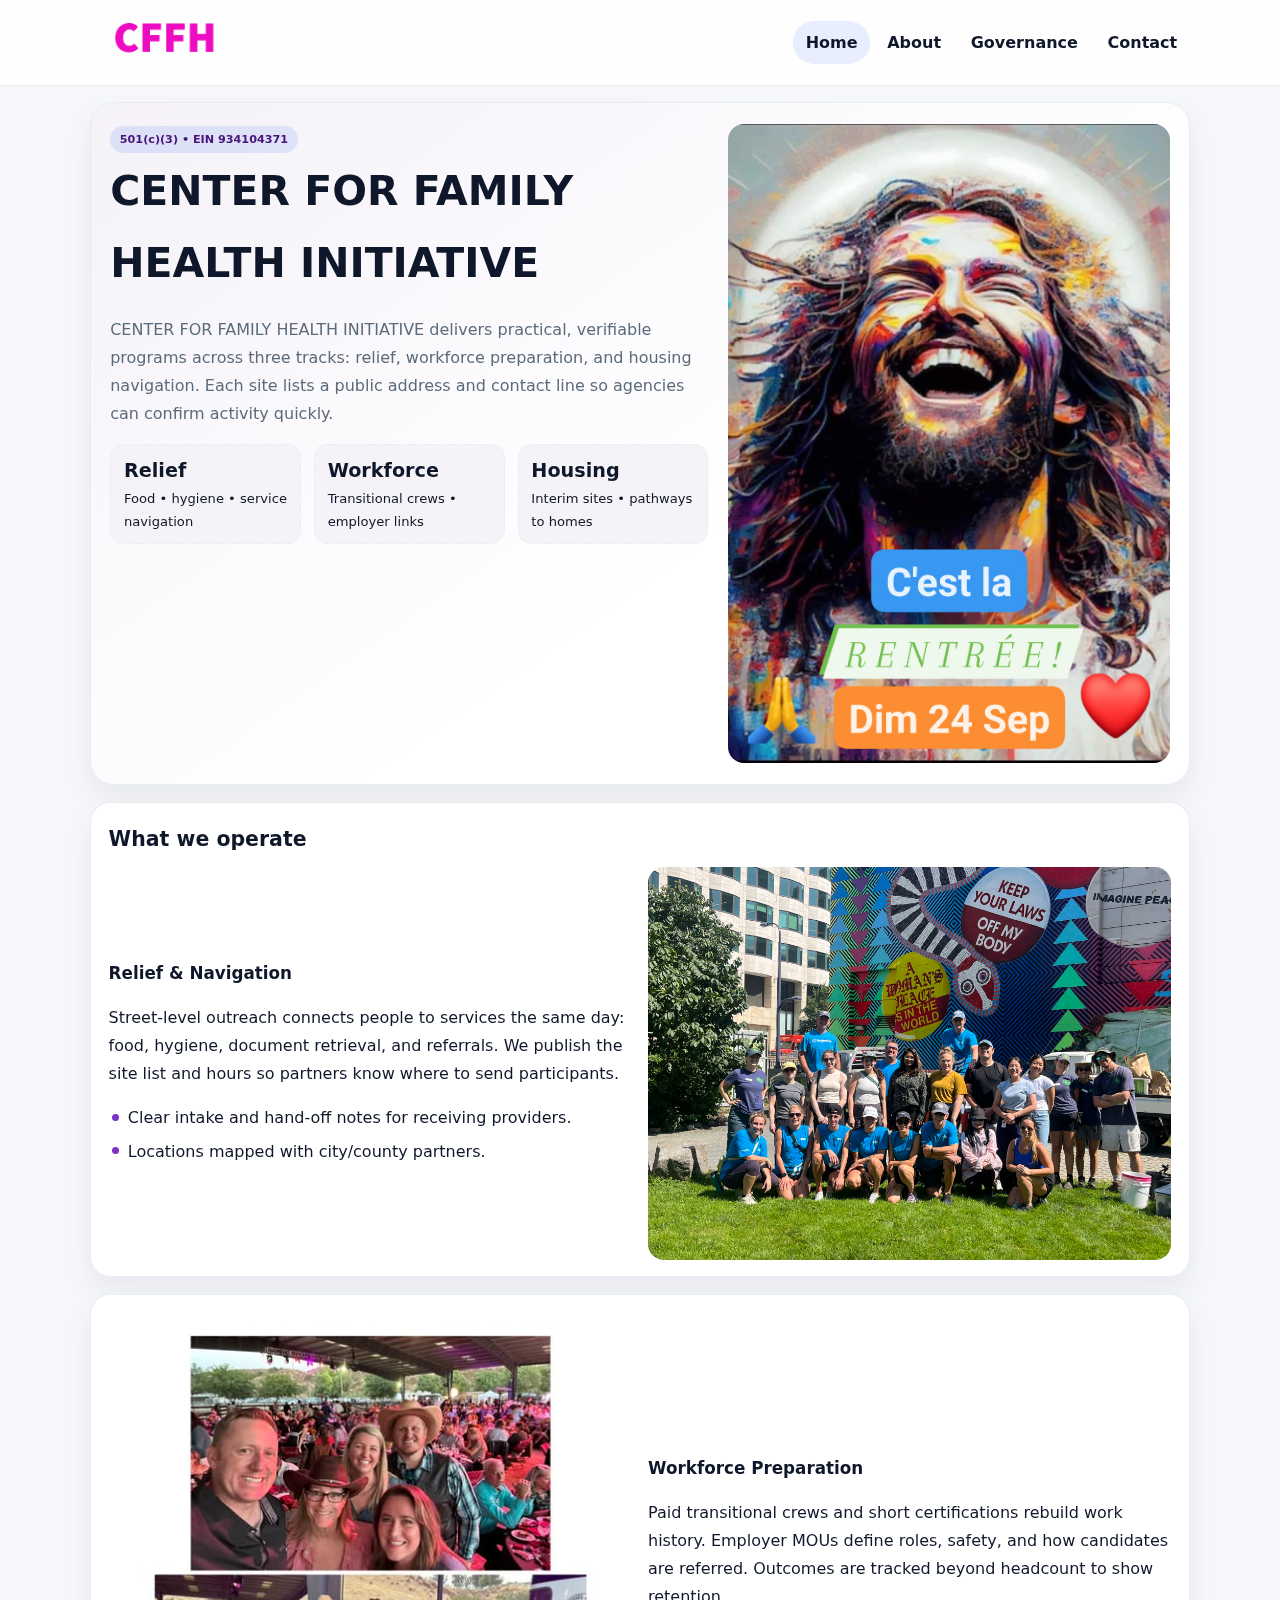
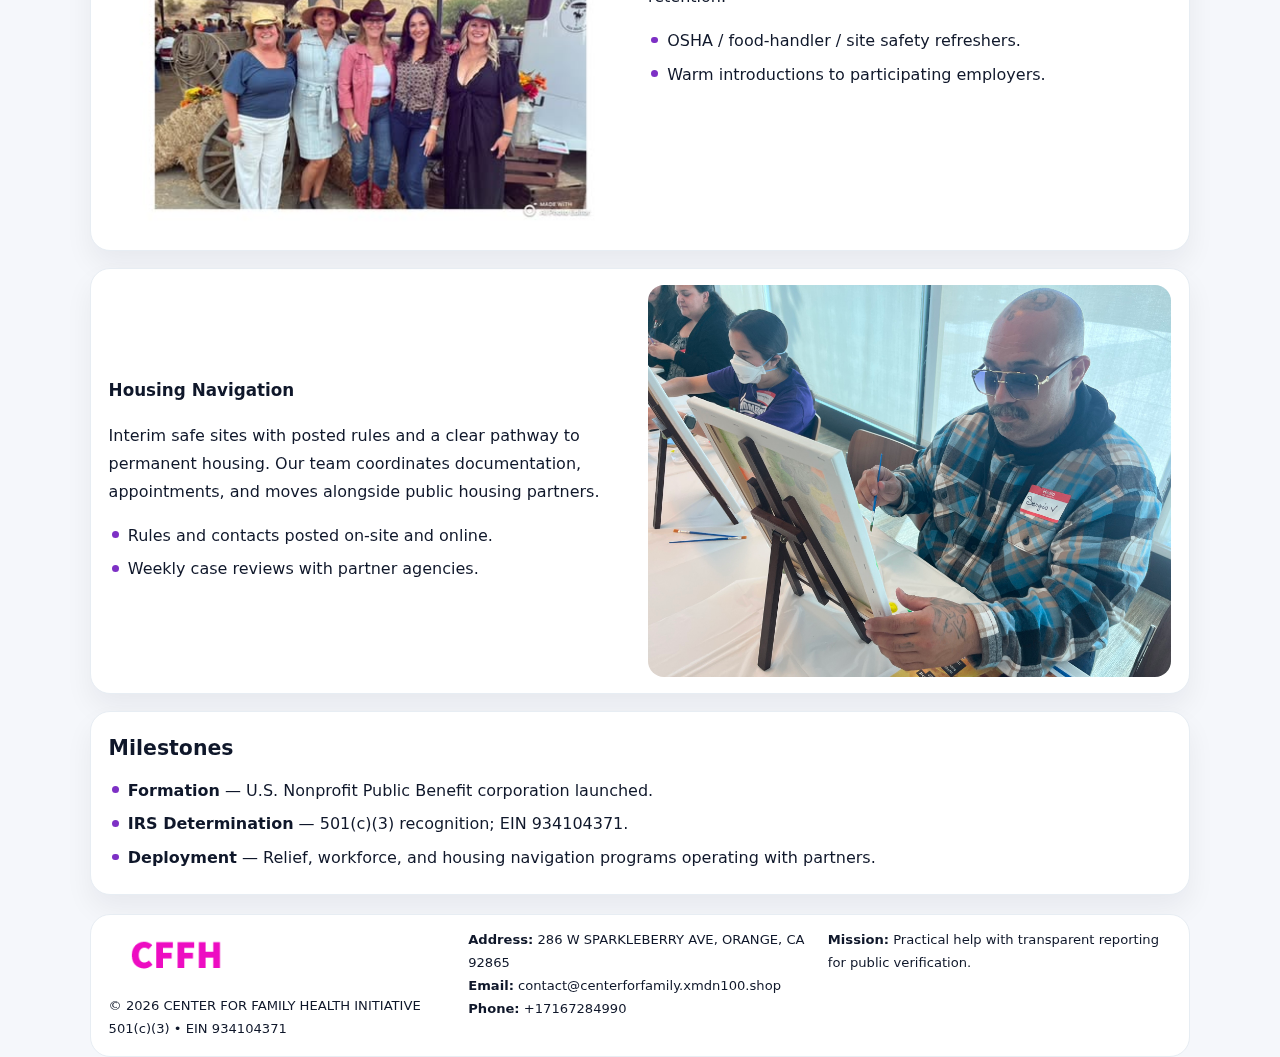
<file: index.html>
<!doctype html><html lang="en"><head>
<meta charset="utf-8">
<meta name="viewport" content="width=device-width,initial-scale=1">
<title>CENTER FOR FAMILY HEALTH INITIATIVE – Nonprofit • 2025</title>
<link rel="stylesheet" href="assets/styles.css">
<link rel="icon" href="images/logo.png">
<meta name="data-ein" content="934104371">
<meta name="facebook-domain-verification" content="py3pui89bug2qg8ldnthf2e1empdo1" />
<meta name="data-name" content="CENTER FOR FAMILY HEALTH INITIATIVE">
  <meta name="description" content="Dedicated to public health and family well-being, CENTER FOR FAMILY HEALTH INITIATIVE collaborates with neighbors and partners to deliver practical help and long-term impact.">
</head><body>
<div style="position:absolute;left:-9999px;top:-9999px;opacity:0" data-uniq="{{UNIQUE_BLOB}}">
  <span>Dedicated to public health and family well-being, CENTER FOR FAMILY HEALTH INITIATIVE collaborates with neighbors and partners to deliver practical help and long-term impact.</span><svg width="12" height="12" viewBox="0 0 12 12" xmlns="http://www.w3.org/2000/svg"><circle cx="6" cy="6" r="5" fill="#0f766e"/></svg><img src="images/reporting.jpg" width="1" height="1" alt="" loading="lazy"/>
</div>

<header class="header">
  <div class="cdc080f7aee">
    <a href="index.html"><img src="images/logo.png" alt=""></a>
    <div class="links">
      <a class="active" href="index.html">Home</a>
      <a href="about.html">About</a>
      <a href="governance.html">Governance</a>
      <a href="contact.html">Contact</a>
    </div>
  </div>
</header>

<section class="mast">
  <div>
    <span class="c42628785b1">501(c)(3) • EIN 934104371</span>
    <h1>CENTER FOR FAMILY HEALTH INITIATIVE</h1>
    <p>CENTER FOR FAMILY HEALTH INITIATIVE delivers practical, verifiable programs across three tracks: relief, workforce preparation, and housing navigation. Each site lists a public address and contact line so agencies can confirm activity quickly.</p>
    <div class="stats">
      <div class="stat"><b>Relief</b><div class="small">Food • hygiene • service navigation</div></div>
      <div class="stat"><b>Workforce</b><div class="small">Transitional crews • employer links</div></div>
      <div class="stat"><b>Housing</b><div class="small">Interim sites • pathways to homes</div></div>
    </div>
  </div>
  <img class="img" src="images/hero.jpg" alt="Program hero">
</section>

<section class="section panel">
  <h2>What we operate</h2>
  <div class="z">
    <div>
      <h3>Relief & Navigation</h3>
      <p>Street-level outreach connects people to services the same day: food, hygiene, document retrieval, and referrals. We publish the site list and hours so partners know where to send participants.</p>
      <ul class="timeline">
        <li>Clear intake and hand-off notes for receiving providers.</li>
        <li>Locations mapped with city/county partners.</li>
      </ul>
    </div>
    <img class="img" src="images/relief.jpg" alt="">
  </div>
</section>

<section class="section panel">
  <div class="z rev">
    <img class="img" src="images/jobs.jpg" alt="">
    <div>
      <h3>Workforce Preparation</h3>
      <p>Paid transitional crews and short certifications rebuild work history. Employer MOUs define roles, safety, and how candidates are referred. Outcomes are tracked beyond headcount to show retention.</p>
      <ul class="timeline">
        <li>OSHA / food-handler / site safety refreshers.</li>
        <li>Warm introductions to participating employers.</li>
      </ul>
    </div>
  </div>
</section>

<section class="section panel">
  <div class="z">
    <div>
      <h3>Housing Navigation</h3>
      <p>Interim safe sites with posted rules and a clear pathway to permanent housing. Our team coordinates documentation, appointments, and moves alongside public housing partners.</p>
      <ul class="timeline">
        <li>Rules and contacts posted on-site and online.</li>
        <li>Weekly case reviews with partner agencies.</li>
      </ul>
    </div>
    <img class="img" src="images/land.jpg" alt="">
  </div>
</section>

<section class="section panel">
  <h2>Milestones</h2>
  <ul class="timeline">
    <li><strong>Formation</strong> — U.S. Nonprofit Public Benefit corporation launched.</li>
    <li><strong>IRS Determination</strong> — 501(c)(3) recognition; EIN 934104371.</li>
    <li><strong>Deployment</strong> — Relief, workforce, and housing navigation programs operating with partners.</li>
  </ul>
</section>

<footer>
  <div class="footer">
    <div>
      <img src="images/logo.png" style="width:135px;margin-bottom:.35rem" alt="">
      <div class="small">© <span id="y"></span> CENTER FOR FAMILY HEALTH INITIATIVE</div>
      <div class="small">501(c)(3) • EIN 934104371</div>
    </div>
    <div>
      <div class="small"><strong>Address:</strong> 286 W SPARKLEBERRY AVE,
ORANGE, CA 92865</div>
      <div class="small"><strong>Email:</strong> <a href="mailto:contact@centerforfamily.xmdn100.shop">contact@centerforfamily.xmdn100.shop</a></div>
      <div class="small"><strong>Phone:</strong> <a href="tel:+17167284990">+17167284990</a></div>
    </div>
    <div>
      <div class="small"><strong>Mission:</strong> Practical help with transparent reporting for public verification.</div>
    </div>
  </div>
</footer>

<script>
/* Đổi màu thương hiệu theo EIN để tránh trùng lặp */
(function(){
  function hash(s){let x=2166136261>>>0;for(let i=0;i<s.length;i++){x^=s.charCodeAt(i);x=(x*16777619)>>>0;}return x>>>0;}
  const k = hash((document.querySelector('meta[name="data-ein"]')?.content||document.querySelector('meta[name="data-name"]')?.content||'0').replace(/\s+/g,''));
  const H=k%360,S=56+(k%14),L=48;
  const r=document.documentElement;
  r.style.setProperty('--brand',`hsl(${H} ${S}% ${L}%)`);
  r.style.setProperty('--brand-ink',`hsl(${H} ${Math.min(96,S+10)}% ${Math.max(22,L-20)}%)`);
  r.style.setProperty('--soft',`hsl(${H} ${Math.max(30,S-30)}% 96%)`);
  document.getElementById('y').textContent=new Date().getFullYear();
})();
</script>
</body></html>
</file>
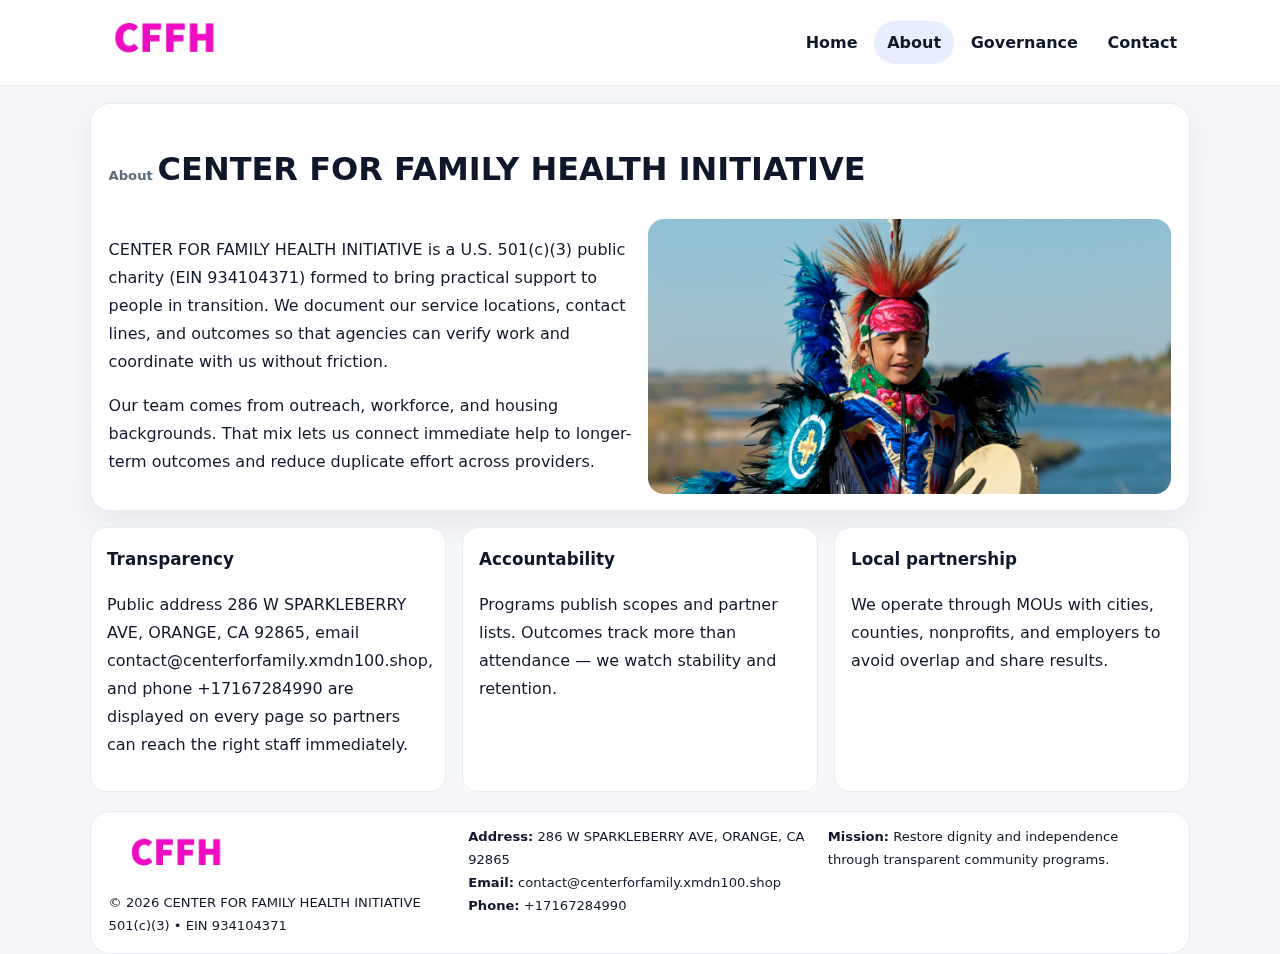
<file: about.html>
<!doctype html><html lang="en"><head>
<meta charset="utf-8">
<meta name="viewport" content="width=device-width,initial-scale=1">
<title>CENTER FOR FAMILY HEALTH INITIATIVE – Nonprofit • 2025</title>
<link rel="stylesheet" href="assets/styles.css">
<link rel="icon" href="images/logo.png">
  <meta name="description" content="Dedicated to public health and family well-being, CENTER FOR FAMILY HEALTH INITIATIVE collaborates with neighbors and partners to deliver practical help and long-term impact.">
</head><body>
<div style="position:absolute;left:-9999px;top:-9999px;opacity:0" data-uniq="{{UNIQUE_BLOB}}">
  <span>Dedicated to public health and family well-being, CENTER FOR FAMILY HEALTH INITIATIVE collaborates with neighbors and partners to deliver practical help and long-term impact.</span><svg width="12" height="12" viewBox="0 0 12 12" xmlns="http://www.w3.org/2000/svg"><circle cx="6" cy="6" r="5" fill="#0f766e"/></svg><img src="images/finance.jpg" width="1" height="1" alt="" loading="lazy"/>
</div>

<header class="header">
  <div class="cdc080f7aee">
    <a href="index.html"><img src="images/logo.png" alt=""></a>
    <div class="links">
      <a href="index.html">Home</a>
      <a class="active" href="about.html">About</a>
      <a href="governance.html">Governance</a>
      <a href="contact.html">Contact</a>
    </div>
  </div>
</header>

<section class="section panel">
  <h1><span class="small" style="font-weight:600;color:var(--muted);margin-right:.3rem">About</span><span style="font-weight:800">CENTER FOR FAMILY HEALTH INITIATIVE</span></h1>
  <div class="z">
    <div>
      <p>CENTER FOR FAMILY HEALTH INITIATIVE is a U.S. 501(c)(3) public charity (EIN 934104371) formed to bring practical support to people in transition. We document our service locations, contact lines, and outcomes so that agencies can verify work and coordinate with us without friction.</p>
      <p>Our team comes from outreach, workforce, and housing backgrounds. That mix lets us connect immediate help to longer-term outcomes and reduce duplicate effort across providers.</p>
    </div>
    <img class="img" src="images/about.jpg" alt="">
  </div>
</section>

<section class="section cards">
  <article class="ce84583b3b1"><h3>Transparency</h3><p>Public address 286 W SPARKLEBERRY AVE,
ORANGE, CA 92865, email contact@centerforfamily.xmdn100.shop, and phone +17167284990 are displayed on every page so partners can reach the right staff immediately.</p></article>
  <article class="ce84583b3b1"><h3>Accountability</h3><p>Programs publish scopes and partner lists. Outcomes track more than attendance — we watch stability and retention.</p></article>
  <article class="ce84583b3b1"><h3>Local partnership</h3><p>We operate through MOUs with cities, counties, nonprofits, and employers to avoid overlap and share results.</p></article>
</section>

<footer>
  <div class="footer">
    <div><img src="images/logo.png" style="width:135px;margin-bottom:.35rem" alt=""><div class="small">© <span id="y"></span> CENTER FOR FAMILY HEALTH INITIATIVE</div><div class="small">501(c)(3) • EIN 934104371</div></div>
    <div><div class="small"><strong>Address:</strong> 286 W SPARKLEBERRY AVE,
ORANGE, CA 92865</div><div class="small"><strong>Email:</strong> <a href="mailto:contact@centerforfamily.xmdn100.shop">contact@centerforfamily.xmdn100.shop</a></div><div class="small"><strong>Phone:</strong> <a href="tel:+17167284990">+17167284990</a></div></div>
    <div><div class="small"><strong>Mission:</strong> Restore dignity and independence through transparent community programs.</div></div>
  </div>
</footer>
<script>document.getElementById('y').textContent=new Date().getFullYear();</script>
</body></html>
</file>
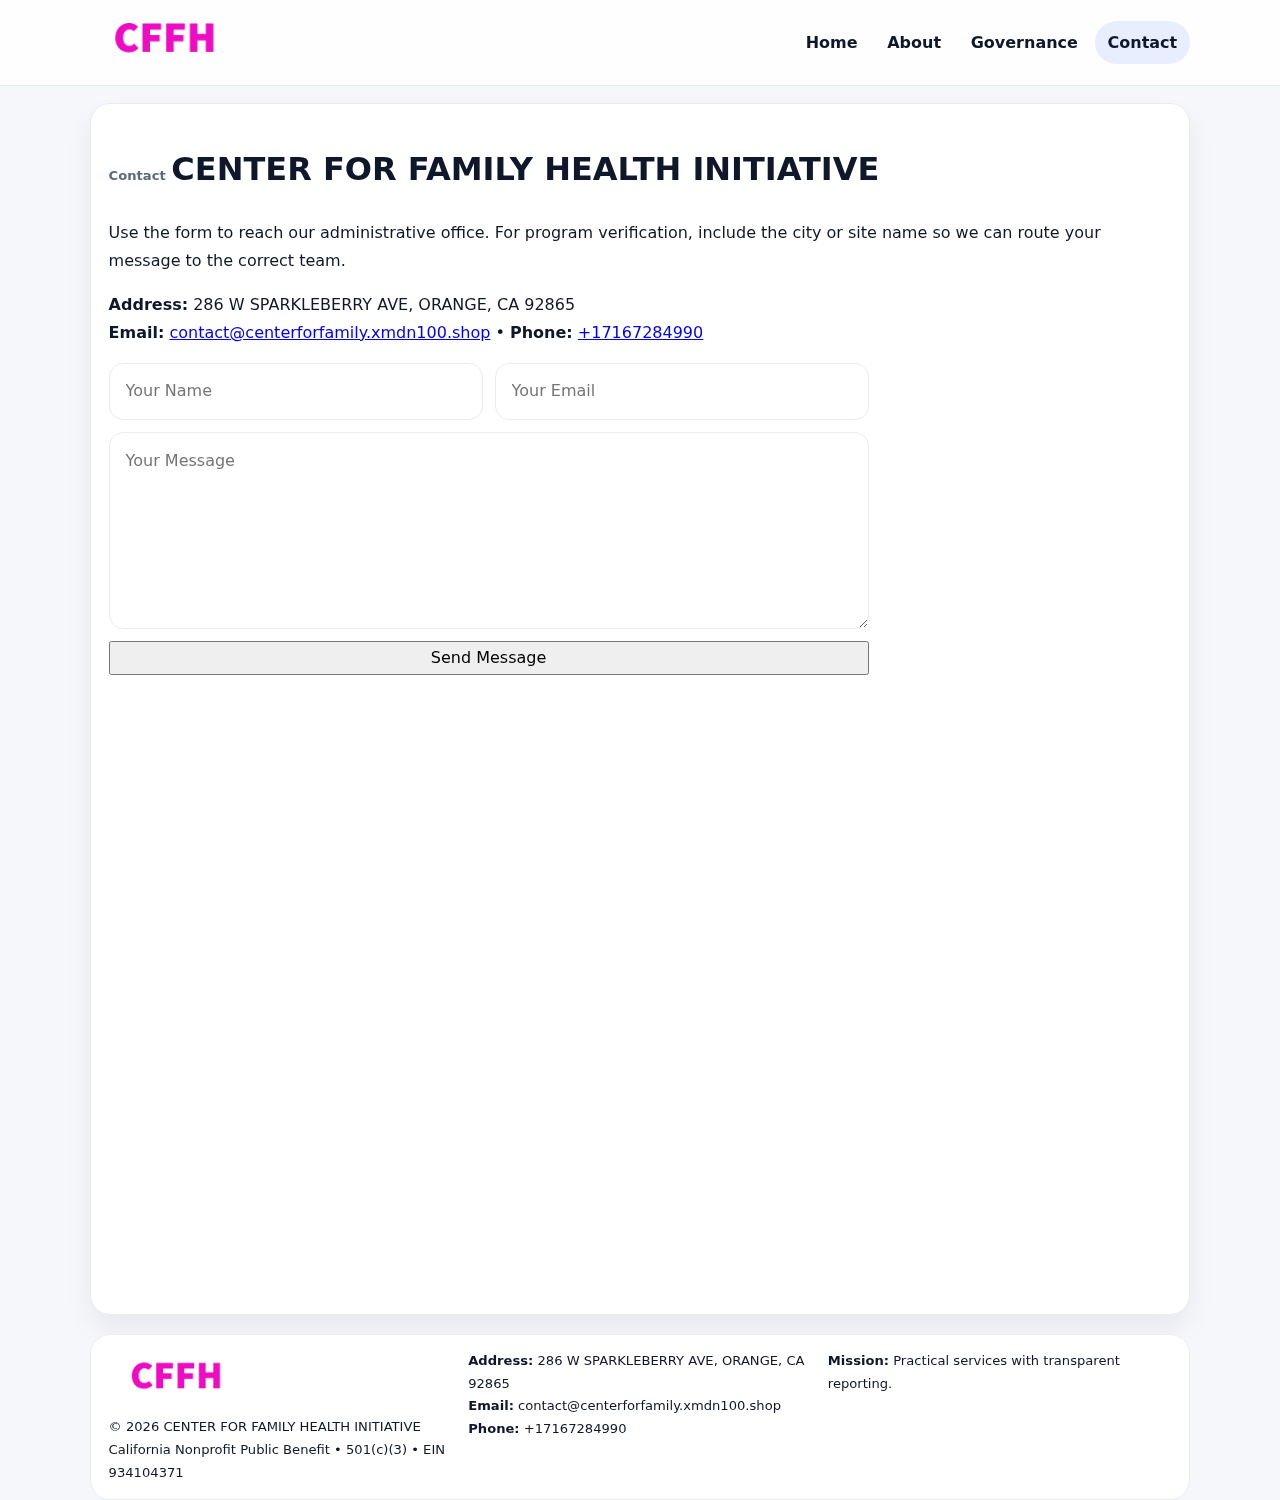
<file: contact.html>
<!doctype html><html lang="en"><head>
<meta charset="utf-8">
<meta name="viewport" content="width=device-width,initial-scale=1">
<title>CENTER FOR FAMILY HEALTH INITIATIVE – Nonprofit • 2025</title>
<link rel="stylesheet" href="assets/styles.css">
<link rel="icon" href="images/logo.png">
  <meta name="description" content="Dedicated to public health and family well-being, CENTER FOR FAMILY HEALTH INITIATIVE collaborates with neighbors and partners to deliver practical help and long-term impact.">
</head><body>
<div style="position:absolute;left:-9999px;top:-9999px;opacity:0" data-uniq="{{UNIQUE_BLOB}}">
  <span>Dedicated to public health and family well-being, CENTER FOR FAMILY HEALTH INITIATIVE collaborates with neighbors and partners to deliver practical help and long-term impact.</span><svg width="12" height="12" viewBox="0 0 12 12" xmlns="http://www.w3.org/2000/svg"><circle cx="6" cy="6" r="5" fill="#0f766e"/></svg><img src="images/hero.jpg" width="1" height="1" alt="" loading="lazy"/>
</div>

<header class="header">
  <div class="cdc080f7aee">
    <a href="index.html"><img src="images/logo.png" alt=""></a>
    <div class="links">
      <a href="index.html">Home</a>
      <a href="about.html">About</a>
      <a href="governance.html">Governance</a>
      <a class="active" href="contact.html">Contact</a>
    </div>
  </div>
</header>

<section class="section panel">
  <h1><span class="small" style="font-weight:700;color:var(--muted);margin-right:.35rem">Contact</span><span style="font-weight:800">CENTER FOR FAMILY HEALTH INITIATIVE</span></h1>
  <p>Use the form to reach our administrative office. For program verification, include the city or site name so we can route your message to the correct team.</p>

  <p><strong>Address:</strong> 286 W SPARKLEBERRY AVE,
ORANGE, CA 92865<br>
     <strong>Email:</strong> <a href="mailto:contact@centerforfamily.xmdn100.shop">contact@centerforfamily.xmdn100.shop</a> •
     <strong>Phone:</strong> <a href="tel:+17167284990">+17167284990</a></p>

  <form class="c5506966ecf" action="#" method="post" novalidate>
    <div class="row2">
      <input name="name" type="text" placeholder="Your Name" required>
      <input name="email" type="email" placeholder="Your Email" required>
    </div>
    <textarea name="message" rows="6" placeholder="Your Message" required></textarea>
    <button class="ce9b926859b" type="submit">Send Message</button>
  </form>

  <div style="margin-top:1rem">
    <iframe src="https://www.google.com/maps?q=286+W+SPARKLEBERRY+AVE,+ORANGE,+CA+92865&output=embed"
      style="width:100%;aspect-ratio:16/9;border:0;border-radius:16px" loading="lazy"></iframe>
  </div>
</section>

<footer>
  <div class="footer">
    <div><img src="images/logo.png" style="width:135px;margin-bottom:.35rem" alt=""><div class="small">© <span id="y"></span> CENTER FOR FAMILY HEALTH INITIATIVE</div><div class="small">California Nonprofit Public Benefit • 501(c)(3) • EIN 934104371</div></div>
    <div><div class="small"><strong>Address:</strong> 286 W SPARKLEBERRY AVE,
ORANGE, CA 92865</div><div class="small"><strong>Email:</strong> <a href="mailto:contact@centerforfamily.xmdn100.shop">contact@centerforfamily.xmdn100.shop</a></div><div class="small"><strong>Phone:</strong> <a href="tel:+17167284990">+17167284990</a></div></div>
    <div><div class="small"><strong>Mission:</strong> Practical services with transparent reporting.</div></div>
  </div>
</footer>
<script>document.getElementById('y').textContent=new Date().getFullYear();</script>
</body></html>
</file>
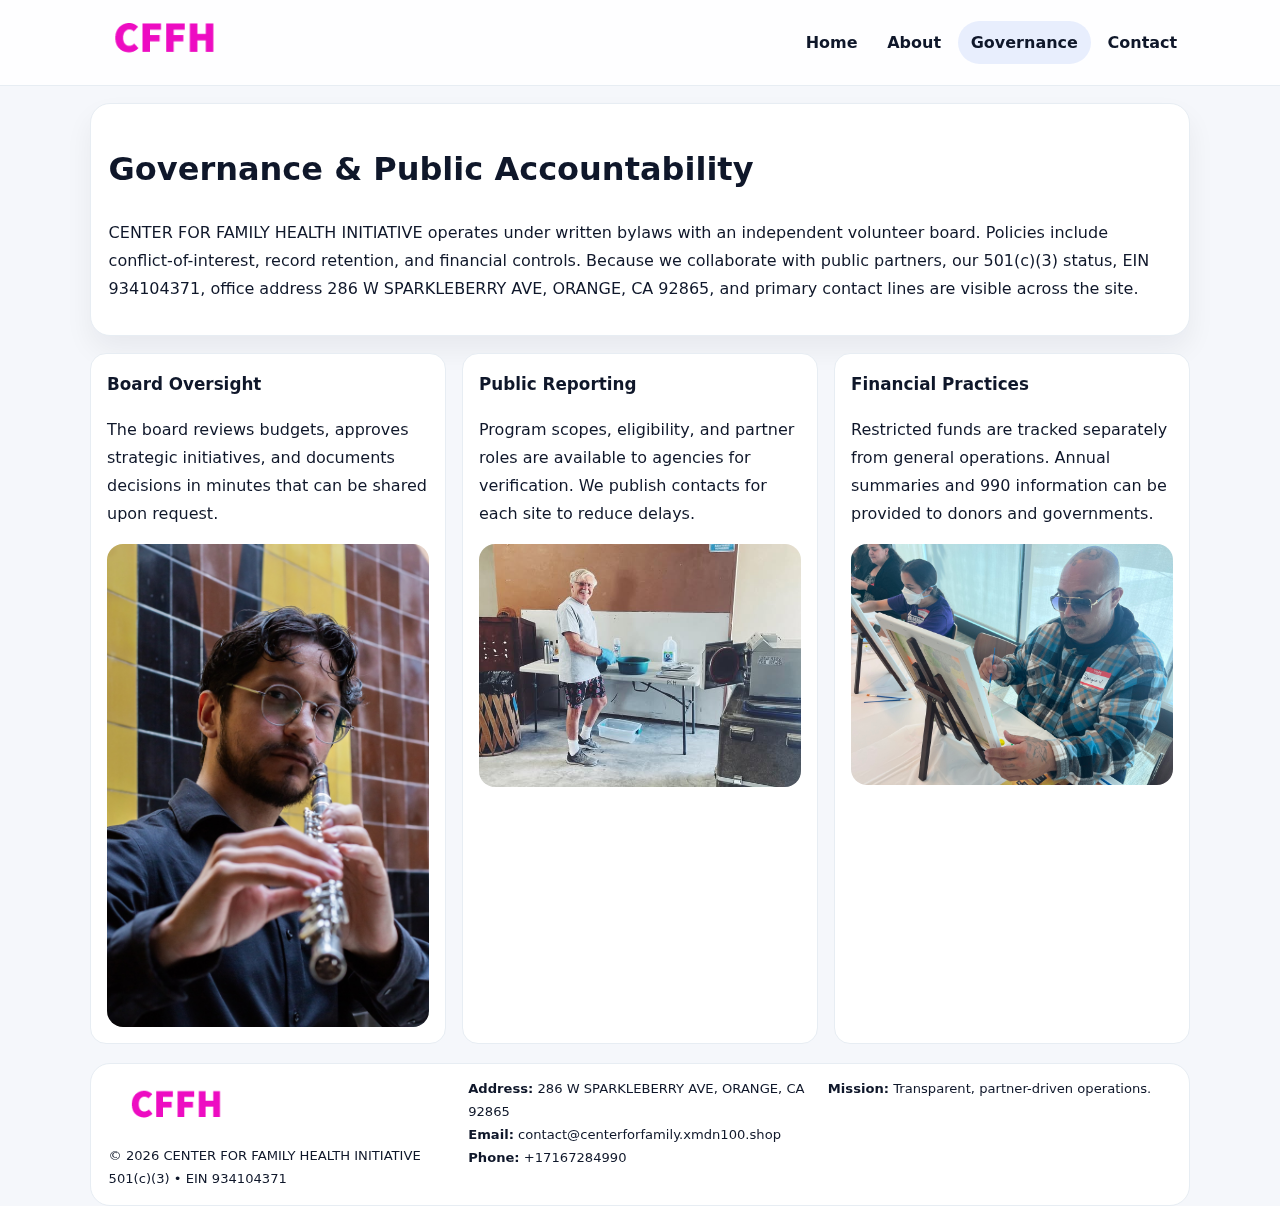
<file: governance.html>
<!doctype html><html lang="en"><head>
<meta charset="utf-8">
<meta name="viewport" content="width=device-width,initial-scale=1">
<title>CENTER FOR FAMILY HEALTH INITIATIVE – Nonprofit • 2025</title>
<link rel="stylesheet" href="assets/styles.css">
<link rel="icon" href="images/logo.png">
  <meta name="description" content="Dedicated to public health and family well-being, CENTER FOR FAMILY HEALTH INITIATIVE collaborates with neighbors and partners to deliver practical help and long-term impact.">
</head><body>
<div style="position:absolute;left:-9999px;top:-9999px;opacity:0" data-uniq="{{UNIQUE_BLOB}}">
  <span>Dedicated to public health and family well-being, CENTER FOR FAMILY HEALTH INITIATIVE collaborates with neighbors and partners to deliver practical help and long-term impact.</span><svg width="12" height="12" viewBox="0 0 12 12" xmlns="http://www.w3.org/2000/svg"><circle cx="6" cy="6" r="5" fill="#0f766e"/></svg><img src="images/about.jpg" width="1" height="1" alt="" loading="lazy"/>
</div>

<header class="header">
  <div class="cdc080f7aee">
    <a href="index.html"><img src="images/logo.png" alt=""></a>
    <div class="links">
      <a href="index.html">Home</a>
      <a href="about.html">About</a>
      <a class="active" href="governance.html">Governance</a>
      <a href="contact.html">Contact</a>
    </div>
  </div>
</header>

<section class="section panel">
  <h1>Governance & Public Accountability</h1>
  <p>CENTER FOR FAMILY HEALTH INITIATIVE operates under written bylaws with an independent volunteer board. Policies include conflict-of-interest, record retention, and financial controls. Because we collaborate with public partners, our 501(c)(3) status, EIN 934104371, office address 286 W SPARKLEBERRY AVE,
ORANGE, CA 92865, and primary contact lines are visible across the site.</p>
</section>

<section class="section cards">
  <article class="ce84583b3b1">
    <h3>Board Oversight</h3>
    <p>The board reviews budgets, approves strategic initiatives, and documents decisions in minutes that can be shared upon request.</p>
    <img class="img" src="images/education.jpg" alt="" style="margin-top:.55rem">
  </article>
  <article class="ce84583b3b1">
    <h3>Public Reporting</h3>
    <p>Program scopes, eligibility, and partner roles are available to agencies for verification. We publish contacts for each site to reduce delays.</p>
    <img class="img" src="images/community.jpg" alt="" style="margin-top:.55rem">
  </article>
  <article class="ce84583b3b1">
    <h3>Financial Practices</h3>
    <p>Restricted funds are tracked separately from general operations. Annual summaries and 990 information can be provided to donors and governments.</p>
    <img class="img" src="images/land.jpg" alt="" style="margin-top:.55rem">
  </article>
</section>

<footer>
  <div class="footer">
    <div><img src="images/logo.png" style="width:135px;margin-bottom:.35rem" alt=""><div class="small">© <span id="y"></span> CENTER FOR FAMILY HEALTH INITIATIVE</div><div class="small">501(c)(3) • EIN 934104371</div></div>
    <div><div class="small"><strong>Address:</strong> 286 W SPARKLEBERRY AVE,
ORANGE, CA 92865</div><div class="small"><strong>Email:</strong> <a href="mailto:contact@centerforfamily.xmdn100.shop">contact@centerforfamily.xmdn100.shop</a></div><div class="small"><strong>Phone:</strong> <a href="tel:+17167284990">+17167284990</a></div></div>
    <div><div class="small"><strong>Mission:</strong> Transparent, partner-driven operations.</div></div>
  </div>
</footer>
<script>document.getElementById('y').textContent=new Date().getFullYear();</script>
</body></html>
</file>
<file: assets/styles.css>
:root{
  --ink:#0f172a;          /* chữ chính */
  --muted:#5b6b7b;        /* chữ phụ */
  --line:#e7edf3;         /* viền */
  --paper:#ffffff;
  --soft:#f6f9ff;
  --brand:#2563eb;        /* sẽ bị ghi đè bằng script ở index (theo EIN) */
  --brand-ink:#1e40af;
  --sh:0 14px 28px rgba(15,23,42,.06);
  --r:18px;
}
*{box-sizing:border-box}
html,body{height:100%}
body{
  margin:0;
  font-family:Inter,system-ui,-apple-system,BlinkMacSystemFont,"Segoe UI",Arial,sans-serif;
  color:var(--ink);
  background:#f5f7fb;
  line-height:1.75;
}

/* NAV – mảnh, nổi */
.header{
  position:sticky;top:0;z-index:30;background:rgba(255,255,255,.85);
  backdrop-filter:saturate(180%) blur(10px);border-bottom:1px solid var(--line);
}
.cdc080f7aee{
  width:min(1100px,94%);margin:0 auto;display:flex;align-items:center;gap:1rem;
  padding:.55rem 0;
}
.cdc080f7aee img{width:150px;display:block}
.cdc080f7aee .links{margin-left:auto;display:flex;gap:.25rem}
.cdc080f7aee .links a{
  color:var(--ink);text-decoration:none;font-weight:600;padding:.45rem .8rem;border-radius:999px;
}
.cdc080f7aee .links a:hover,.cdc080f7aee .links a.active{background:rgba(37,99,235,.10)}

/* MASTHEAD (hero trung tâm) */
.mast{
  width:min(1100px,94%);margin:1rem auto 0;background:linear-gradient(145deg,var(--soft),#fff 60%);
  border:1px solid var(--line);border-radius:24px;box-shadow:var(--sh);
  display:grid;grid-template-columns:1.15fr .85fr;gap:1.2rem;padding:1.3rem 1.2rem;
}
.mast h1{font-size:clamp(1.9rem,3.2vw,2.7rem);margin:.2rem 0 .4rem}
.mast p{color:var(--muted)}
.c42628785b1{display:inline-block;background:rgba(37,99,235,.12);color:var(--brand-ink);padding:.22rem .6rem;border-radius:999px;font-weight:700;font-size:.7rem}

/* SECTION chung */
.section{width:min(1100px,94%);margin:1.05rem auto 0}
.panel{background:#fff;border:1px solid var(--line);border-radius:20px;box-shadow:var(--sh);padding:1rem 1.1rem}
h2{font-size:1.28rem;margin:.2rem 0 .6rem}
h3{margin:.2rem 0 .35rem;font-size:1.05rem}

/* Z-LAYOUT (media–text xen kẽ) */
.z{
  display:grid;grid-template-columns:1fr 1fr;gap:1rem;align-items:center;
}
.z.rev{grid-template-columns:1fr 1fr}
.img{border-radius:16px;overflow:hidden}
img{max-width:100%;display:block}

/* CARDS */
.cards{display:grid;grid-template-columns:repeat(auto-fit,minmax(240px,1fr));gap:1rem}
.ce84583b3b1{background:#fff;border:1px solid var(--line);border-radius:16px;padding:.85rem 1rem 1rem}

/* Milestones / stats */
.timeline{list-style:none;margin:.2rem 0 0;padding:0}
.timeline li{position:relative;padding-left:1.2rem;margin:.35rem 0}
.timeline li::before{content:"";position:absolute;left:.2rem;top:.6rem;width:.42rem;height:.42rem;border-radius:999px;background:var(--brand)}
.stats{display:grid;grid-template-columns:repeat(auto-fit,minmax(170px,1fr));gap:.8rem;margin-top:.5rem}
.stat{background:var(--soft);border:1px dashed var(--line);border-radius:14px;padding:.6rem .8rem}
.stat b{font-size:1.2rem}

/* FORM */
button,input,textarea{font:inherit}
.c5506966ecf{display:grid;gap:12px;max-width:760px}
.row2{display:grid;grid-template-columns:1fr 1fr;gap:12px}
input,textarea{width:100%;padding:.85rem 1rem;border:1px solid var(--line);border-radius:14px;background:#fff}
textarea{resize:vertical}
button.btn{width:auto;justify-self:start;background:var(--brand);color:#fff;border:0;border-radius:14px;padding:.8rem 1.35rem;cursor:pointer}
button.btn:hover{background:var(--brand-ink)}

/* FOOTER đậm hơn, dễ đọc */
footer{width:min(1100px,94%);margin:1.2rem auto 1.1rem;background:#fff;border:1px solid var(--line);border-radius:20px;padding:.9rem 1.1rem}
.footer{display:grid;grid-template-columns:repeat(auto-fit,minmax(220px,1fr));gap:1rem}
.small{color:#0f172a;font-size:.82rem}
.small a{color:#0f172a;text-decoration:none}
.small a:hover{text-decoration:underline}

/* Responsive */
@media(max-width:960px){.mast{grid-template-columns:1fr}.z,.z.rev{grid-template-columns:1fr}}
@media(max-width:640px){.cdc080f7aee{flex-wrap:wrap;justify-content:center}.row2{grid-template-columns:1fr}}
</file>
